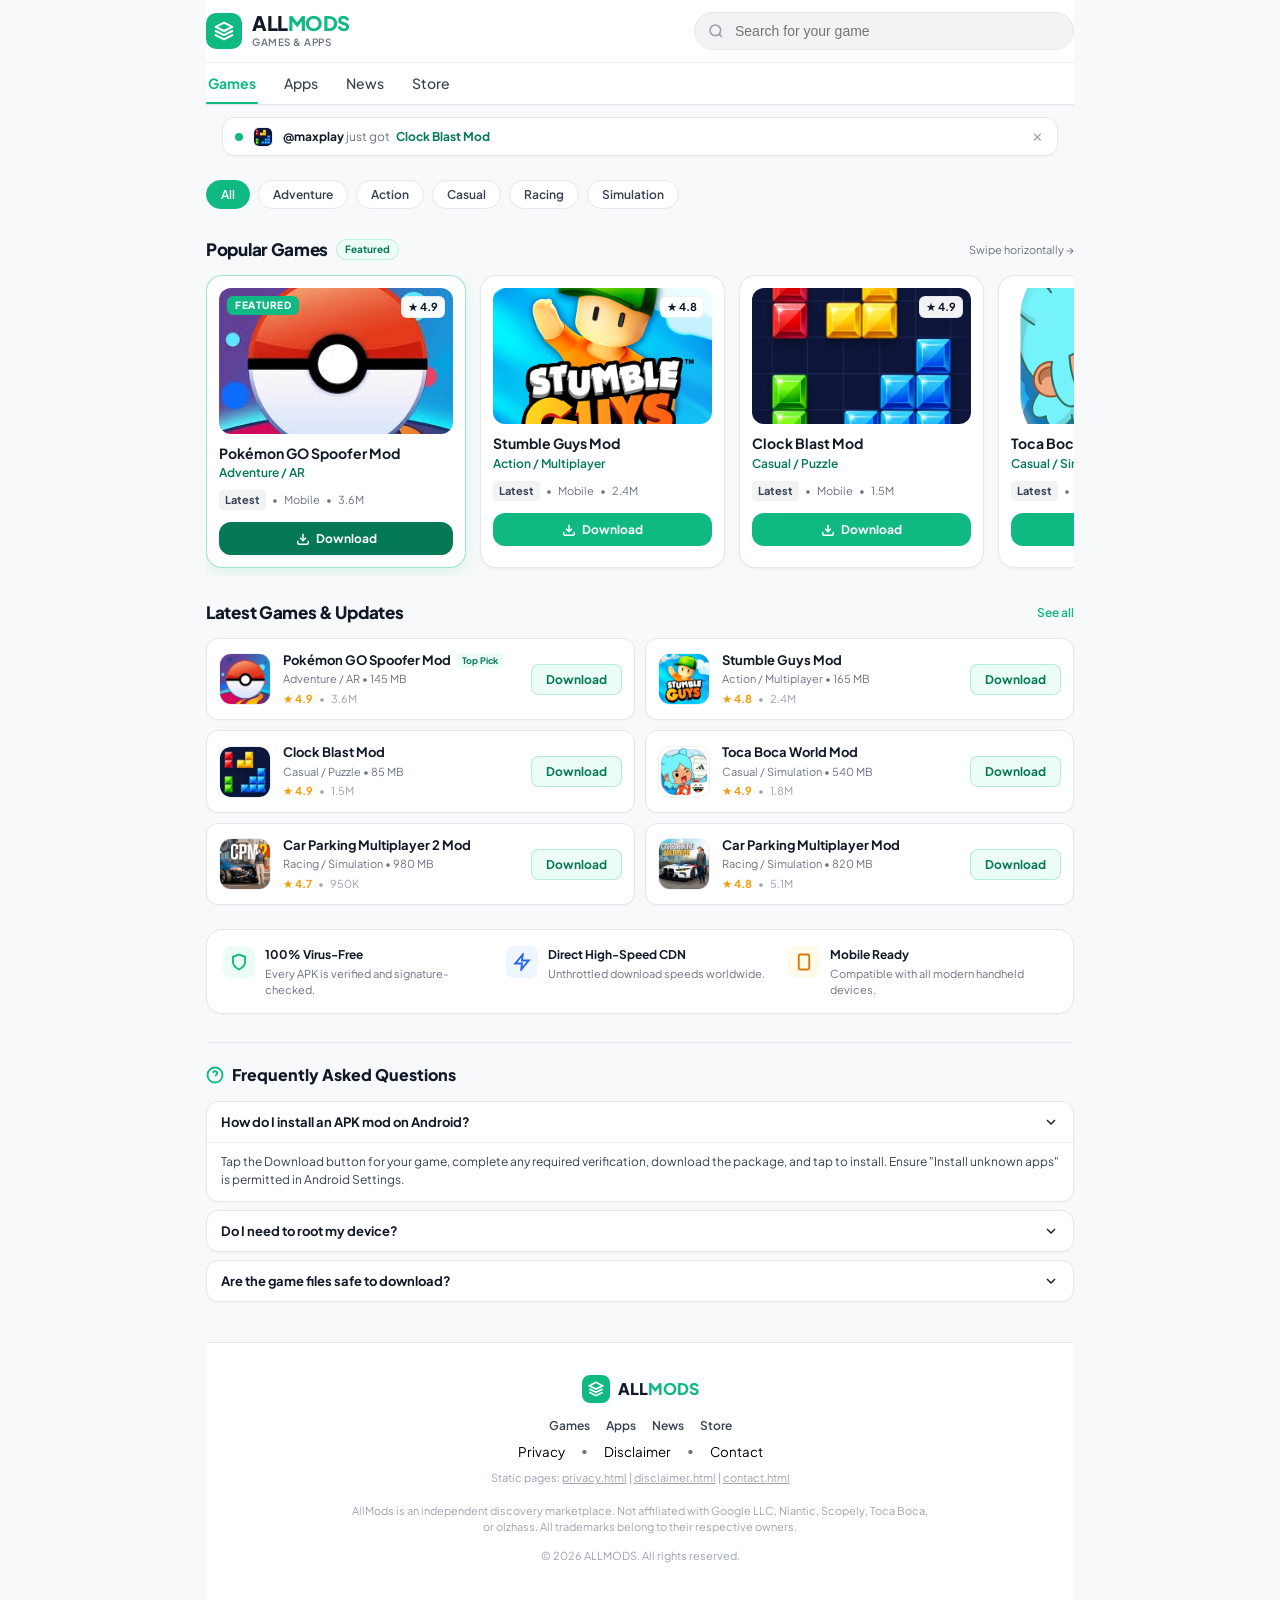
<file: index.html>
<!doctype html>
<html lang="en">
  <head>
    <meta charset="UTF-8" />
    <meta name="viewport" content="width=device-width, initial-scale=1.0, maximum-scale=1.0, user-scalable=no, viewport-fit=cover" />
    <title>AllMods - Professional Games & Mobile Apps Marketplace</title>
    <meta name="description" content="Professional games and mobile apps marketplace with verified mods and fast downloads." />
    <meta property="og:title" content="AllMods - Professional Games & Mobile Apps Marketplace" />
    <meta property="og:description" content="Professional games and mobile apps marketplace with verified mods and fast downloads." />
    <meta property="og:type" content="website" />
    <meta name="twitter:card" content="summary_large_image" />
    <meta name="theme-color" content="#ffffff" />

    <!-- Google Fonts -->
    <link rel="preconnect" href="https://fonts.googleapis.com">
    <link rel="preconnect" href="https://fonts.gstatic.com" crossorigin>
    <link href="https://fonts.googleapis.com/css2?family=Plus+Jakarta+Sans:wght@400;500;600;700;800;900&display=swap" rel="stylesheet">

    <!-- Standalone Theme Stylesheet -->
    <link rel="stylesheet" href="./style.css" />
  </head>
  <body>
    <!-- Root Container (Hydrated by React in dev/build, or pure static HTML on GitHub Pages) -->
    <div id="root">
      <div class="app-container">
        <!-- Site Header -->
        <header class="site-header">
          <div class="header-top">
            <a href="./index.html" class="brand-logo" id="header-brand-logo">
              <div class="brand-icon">
                <svg width="20" height="20" viewBox="0 0 24 24" fill="none" stroke="currentColor" stroke-width="2.5" stroke-linecap="round" stroke-linejoin="round">
                  <polygon points="12 2 2 7 12 12 22 7 12 2"></polygon>
                  <polyline points="2 17 12 22 22 17"></polyline>
                  <polyline points="2 12 12 17 22 12"></polyline>
                </svg>
              </div>
              <div class="brand-text">
                <span class="brand-name">ALL<span>MODS</span></span>
                <span class="brand-tag">Games & Apps</span>
              </div>
            </a>

            <!-- Desktop Search Bar -->
            <div class="search-wrapper desktop-search">
              <span class="search-icon-left">
                <svg width="16" height="16" viewBox="0 0 24 24" fill="none" stroke="currentColor" stroke-width="2.5"><circle cx="11" cy="11" r="8"/><line x1="21" y1="21" x2="16.65" y2="16.65"/></svg>
              </span>
              <input
                type="text"
                class="market-search-input"
                placeholder="Search for your game"
              />
            </div>
          </div>

          <!-- Mobile Search Bar -->
          <div class="mobile-search-row">
            <div class="search-wrapper">
              <span class="search-icon-left">
                <svg width="16" height="16" viewBox="0 0 24 24" fill="none" stroke="currentColor" stroke-width="2.5"><circle cx="11" cy="11" r="8"/><line x1="21" y1="21" x2="16.65" y2="16.65"/></svg>
              </span>
              <input
                type="text"
                class="market-search-input"
                placeholder="Search for your game"
              />
            </div>
          </div>

          <!-- Navigation Menu: Games | Apps | News | Store -->
          <nav class="main-nav" aria-label="Marketplace Navigation">
            <a href="#games" class="nav-link active">Games</a>
            <a href="#apps" class="nav-link">Apps</a>
            <a href="#news" class="nav-link">News</a>
            <a href="#store" class="nav-link">Store</a>
          </nav>
        </header>

        <!-- Top Notification Chip -->
        <div class="top-notification-container" id="top-notification-chip">
          <div class="top-notification-box">
            <div class="top-notif-left">
              <span class="notif-pulse-dot"></span>
              <img src="assets/images/pogo.jpg" alt="" class="toast-img" />
              <div>
                <span class="toast-user">@jhonn_doe</span>
                <span style="color: #6b7280;">just got</span>
                <span class="toast-game">Pokémon GO Spoofer</span>
              </div>
            </div>
            <button id="dismiss-top-notification-btn" class="dismiss-btn" aria-label="Dismiss">✕</button>
          </div>
        </div>

        <!-- Main Content -->
        <main style="padding-top: 10px;">
          <!-- Category Filters -->
          <div class="category-row" id="category-filters-container">
            <button class="cat-btn active" data-category="All">All</button>
            <button class="cat-btn" data-category="Adventure">Adventure</button>
            <button class="cat-btn" data-category="Action">Action</button>
            <button class="cat-btn" data-category="Casual">Casual</button>
            <button class="cat-btn" data-category="Racing">Racing</button>
            <button class="cat-btn" data-category="Simulation">Simulation</button>
          </div>

          <!-- Section 1: Popular Games (Horizontal Scrollable Row) -->
          <section id="popular-games-section" style="margin-top: 14px;">
            <div class="section-header">
              <div class="section-title-wrap">
                <h2 class="section-title">Popular Games</h2>
                <span class="section-badge">Featured</span>
              </div>
              <span style="font-size: 11px; color: #6b7280;">Swipe horizontally →</span>
            </div>

            <div class="games-scroll-row" id="popular-games-row">
              <!-- Rendered dynamically by script.js or React -->
            </div>
          </section>

          <!-- Section 2: Latest Games & Updates (APKPure-style list) -->
          <section id="latest-games-section" style="margin-top: 24px;">
            <div class="section-header">
              <div class="section-title-wrap">
                <h2 class="section-title">Latest Games & Updates</h2>
              </div>
              <span class="section-link">See all</span>
            </div>

            <div class="games-list-grid" id="latest-games-list">
              <!-- Rendered dynamically by script.js or React -->
            </div>
          </section>

          <!-- Trust Badges -->
          <div class="trust-badges-box">
            <div class="trust-item">
              <div class="trust-icon">
                <svg width="18" height="18" viewBox="0 0 24 24" fill="none" stroke="currentColor" stroke-width="2.5"><path d="M12 22s8-4 8-10V5l-8-3-8 3v7c0 6 8 10 8 10z"/></svg>
              </div>
              <div>
                <div class="trust-title">100% Virus-Free</div>
                <div class="trust-desc">Every APK is verified and signature-checked.</div>
              </div>
            </div>

            <div class="trust-item">
              <div class="trust-icon" style="color: #2563eb; background: #eff6ff;">
                <svg width="18" height="18" viewBox="0 0 24 24" fill="none" stroke="currentColor" stroke-width="2.5"><polygon points="13 2 3 14 12 14 11 22 21 10 12 10 13 2"/></svg>
              </div>
              <div>
                <div class="trust-title">Direct High-Speed CDN</div>
                <div class="trust-desc">Unthrottled download speeds worldwide.</div>
              </div>
            </div>

            <div class="trust-item">
              <div class="trust-icon" style="color: #d97706; background: #fffbeb;">
                <svg width="18" height="18" viewBox="0 0 24 24" fill="none" stroke="currentColor" stroke-width="2.5"><rect x="5" y="2" width="14" height="20" rx="2" ry="2"/><line x1="12" y1="18" x2="12.01" y2="18"/></svg>
              </div>
              <div>
                <div class="trust-title">Mobile Ready</div>
                <div class="trust-desc">Compatible with all modern handheld devices.</div>
              </div>
            </div>
          </div>

          <!-- FAQ Accordion -->
          <section class="faq-section" id="faq">
            <div class="faq-title-wrap">
              <svg width="18" height="18" viewBox="0 0 24 24" fill="none" stroke="currentColor" stroke-width="2.5" style="color: #10b981;"><circle cx="12" cy="12" r="10"/><path d="M9.09 9a3 3 0 0 1 5.83 1c0 2-3 3-3 3"/><line x1="12" y1="17" x2="12.01" y2="17"/></svg>
              <h3 class="faq-main-title">Frequently Asked Questions</h3>
            </div>
            <div class="faq-list">
              <div class="faq-item open">
                <button class="faq-item-btn">
                  <span>How do I install an APK mod on Android?</span>
                  <svg width="16" height="16" viewBox="0 0 24 24" fill="none" stroke="currentColor" stroke-width="2"><polyline points="6 9 12 15 18 9"/></svg>
                </button>
                <div class="faq-answer">
                  Tap the Download button for your game, complete any required verification, download the package, and tap to install. Ensure "Install unknown apps" is permitted in Android Settings.
                </div>
              </div>

              <div class="faq-item">
                <button class="faq-item-btn">
                  <span>Do I need to root my device?</span>
                  <svg width="16" height="16" viewBox="0 0 24 24" fill="none" stroke="currentColor" stroke-width="2"><polyline points="6 9 12 15 18 9"/></svg>
                </button>
                <div class="faq-answer">
                  No root is required. All packages on AllMods are non-root versions engineered to work out of the box on standard Android devices.
                </div>
              </div>

              <div class="faq-item">
                <button class="faq-item-btn">
                  <span>Are the game files safe to download?</span>
                  <svg width="16" height="16" viewBox="0 0 24 24" fill="none" stroke="currentColor" stroke-width="2"><polyline points="6 9 12 15 18 9"/></svg>
                </button>
                <div class="faq-answer">
                  Yes, each game release is analyzed against standard security databases to ensure no malicious scripts or telemetry trackers are included.
                </div>
              </div>
            </div>
          </section>
        </main>

        <!-- Footer -->
        <footer class="site-footer">
          <div style="display: flex; align-items: center; justify-content: center; gap: 8px;">
            <div style="width: 28px; height: 28px; border-radius: 8px; background: #10b981; display: flex; align-items: center; justify-content: center; color: #fff;">
              <svg width="16" height="16" viewBox="0 0 24 24" fill="none" stroke="currentColor" stroke-width="2.5"><polygon points="12 2 2 7 12 12 22 7 12 2"/><polyline points="2 17 12 22 22 17"/><polyline points="2 12 12 17 22 12"/></svg>
            </div>
            <span style="font-size: 16px; font-weight: 900; color: #111827;">ALL<span style="color: #10b981;">MODS</span></span>
          </div>

          <div class="footer-nav-row">
            <a href="#games">Games</a>
            <a href="#apps">Apps</a>
            <a href="#news">News</a>
            <a href="#store">Store</a>
          </div>

          <div class="footer-nav-row" style="margin-top: 8px; font-size: 11px; color: #6b7280;">
            <button onclick="openLegalModal('privacy')">Privacy</button>
            <span>•</span>
            <button onclick="openLegalModal('disclaimer')">Disclaimer</button>
            <span>•</span>
            <button onclick="openLegalModal('contact')">Contact</button>
          </div>

          <div style="margin-top: 10px; font-size: 11px; color: #9ca3af;">
            <span>Static pages: </span>
            <a href="privacy.html" style="text-decoration: underline;">privacy.html</a> |
            <a href="disclaimer.html" style="text-decoration: underline;">disclaimer.html</a> |
            <a href="contact.html" style="text-decoration: underline;">contact.html</a>
          </div>

          <p class="footer-disclaimer-text">
            AllMods is an independent discovery marketplace. Not affiliated with Google LLC, Niantic, Scopely, Toca Boca, or olzhass. All trademarks belong to their respective owners.
          </p>

          <p style="margin-top: 12px; font-size: 11px; color: #9ca3af;">
            © 2026 ALLMODS. All rights reserved.
          </p>
        </footer>

        <!-- Legal Modal Dialog -->
        <div id="legal-modal" class="modal-overlay">
          <div class="modal-dialog">
            <div class="modal-header">
              <span class="modal-title">Legal Information</span>
              <button onclick="closeLegalModal()" style="font-size: 18px; color: #9ca3af;">✕</button>
            </div>
            <div class="modal-tabs">
              <button class="modal-tab-btn active" data-tab="disclaimer" onclick="switchLegalTab('disclaimer')">Disclaimer</button>
              <button class="modal-tab-btn" data-tab="privacy" onclick="switchLegalTab('privacy')">Privacy</button>
              <button class="modal-tab-btn" data-tab="contact" onclick="switchLegalTab('contact')">Contact</button>
            </div>
            <div class="modal-body">
              <div id="modal-content-disclaimer" class="modal-tab-content">
                <p><strong>Non-Affiliation Notice:</strong> AllMods is an independent indexing portal and is not associated with Niantic, Scopely, Toca Boca, or olzhass. All product names and registered trademarks are property of their respective owners.</p>
              </div>
              <div id="modal-content-privacy" class="modal-tab-content" style="display: none;">
                <p><strong>Privacy:</strong> We respect your privacy. We do not store personal contact information or payment credentials. Client-side local storage is used solely to record game selections.</p>
              </div>
              <div id="modal-content-contact" class="modal-tab-content" style="display: none;">
                <p><strong>Contact Desk:</strong> For catalog inquiries and DMCA requests, contact <strong>support@allmods.site</strong>.</p>
              </div>
            </div>
          </div>
        </div>
      </div>
    </div>

    <!-- Pure Static JavaScript for GitHub Pages & Offline Execution -->
    <script type="module" src="./script.js"></script>

    <!-- React Bundler Script Entry (Vite build / dev mode) -->
    <script type="module" src="/src/main.tsx"></script>
  </body>
</html>
</file>
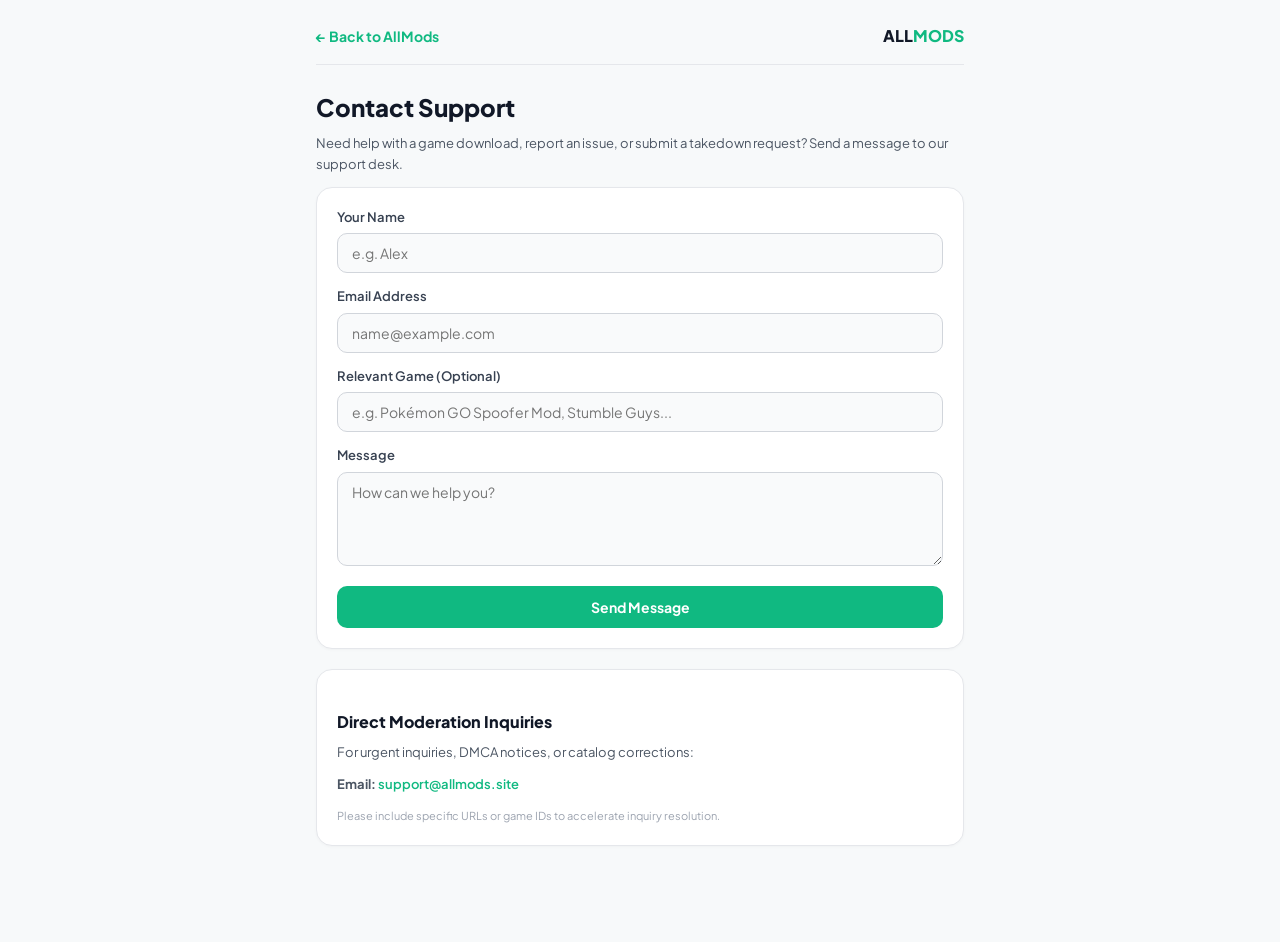
<file: contact.html>
<!DOCTYPE html>
<html lang="en">
<head>
  <meta charset="UTF-8">
  <meta name="viewport" content="width=device-width, initial-scale=1.0, maximum-scale=1.0, user-scalable=no, viewport-fit=cover">
  <title>Contact Support - AllMods</title>
  <link rel="stylesheet" href="style.css">
  <link rel="preconnect" href="https://fonts.googleapis.com">
  <link rel="preconnect" href="https://fonts.gstatic.com" crossorigin>
  <link href="https://fonts.googleapis.com/css2?family=Plus+Jakarta+Sans:wght@400;500;600;700;800;900&display=swap" rel="stylesheet">
  <style>
    body { background-color: #f7f9fa; color: #111827; font-family: 'Plus Jakarta Sans', sans-serif; margin: 0; padding: 0; }
    .container { max-width: 680px; margin: 0 auto; padding: 24px 16px 80px; }
    .header-bar { display: flex; align-items: center; justify-content: space-between; padding-bottom: 16px; border-bottom: 1px solid #e5e7eb; margin-bottom: 24px; }
    .back-btn { display: inline-flex; align-items: center; gap: 6px; color: #10b981; text-decoration: none; font-weight: 700; font-size: 14px; }
    h1 { font-size: 24px; font-weight: 900; color: #111827; margin: 0 0 8px; }
    h2 { font-size: 16px; font-weight: 800; color: #111827; margin: 20px 0 8px; }
    p { font-size: 13px; line-height: 1.6; color: #4b5563; margin: 0 0 12px; }
    .card { background: #ffffff; border: 1px solid #e5e7eb; border-radius: 16px; padding: 20px; margin-bottom: 16px; box-shadow: 0 1px 3px rgba(0,0,0,0.03); }
    .form-group { margin-bottom: 14px; }
    label { display: block; font-size: 13px; font-weight: 600; color: #374151; margin-bottom: 6px; }
    input, textarea { width: 100%; box-sizing: border-box; background: #f9fafb; border: 1px solid #d1d5db; border-radius: 10px; padding: 10px 14px; font-size: 14px; color: #111827; font-family: inherit; }
    input:focus, textarea:focus { outline: none; background: #ffffff; border-color: #10b981; box-shadow: 0 0 0 3px rgba(16, 185, 129, 0.15); }
    .submit-btn { width: 100%; background: #10b981; color: #ffffff; border: none; padding: 12px; border-radius: 10px; font-size: 14px; font-weight: 700; cursor: pointer; transition: background-color 0.15s ease; }
    .submit-btn:hover { background: #059669; }
    .success-msg { display: none; padding: 12px; background: #ecfdf5; border: 1px solid #a7f3d0; border-radius: 10px; color: #065f46; font-size: 13px; text-align: center; margin-top: 14px; }
  </style>
</head>
<body>
  <div class="container">
    <div class="header-bar">
      <a href="index.html" class="back-btn">← Back to AllMods</a>
      <span style="font-weight: 900; color: #111827;">ALL<span style="color: #10b981;">MODS</span></span>
    </div>

    <h1>Contact Support</h1>
    <p>Need help with a game download, report an issue, or submit a takedown request? Send a message to our support desk.</p>

    <div class="card">
      <form id="contact-form" onsubmit="event.preventDefault(); document.getElementById('contact-success').style.display='block';">
        <div class="form-group">
          <label for="name">Your Name</label>
          <input type="text" id="name" placeholder="e.g. Alex" required>
        </div>

        <div class="form-group">
          <label for="email">Email Address</label>
          <input type="email" id="email" placeholder="name@example.com" required>
        </div>

        <div class="form-group">
          <label for="game">Relevant Game (Optional)</label>
          <input type="text" id="game" placeholder="e.g. Pokémon GO Spoofer Mod, Stumble Guys...">
        </div>

        <div class="form-group">
          <label for="message">Message</label>
          <textarea id="message" rows="4" placeholder="How can we help you?" required></textarea>
        </div>

        <button type="submit" class="submit-btn">Send Message</button>
        <div id="contact-success" class="success-msg">
          ✓ Your message has been received! Our support moderation desk will respond within 24–48 hours.
        </div>
      </form>
    </div>

    <div class="card" style="margin-top: 20px;">
      <h2>Direct Moderation Inquiries</h2>
      <p>For urgent inquiries, DMCA notices, or catalog corrections:</p>
      <p><strong>Email:</strong> <span style="color: #10b981; font-weight: 600;">support@allmods.site</span></p>
      <p style="font-size: 11px; color: #9ca3af; margin-bottom: 0;">Please include specific URLs or game IDs to accelerate inquiry resolution.</p>
    </div>
  </div>
</body>
</html>
</file>
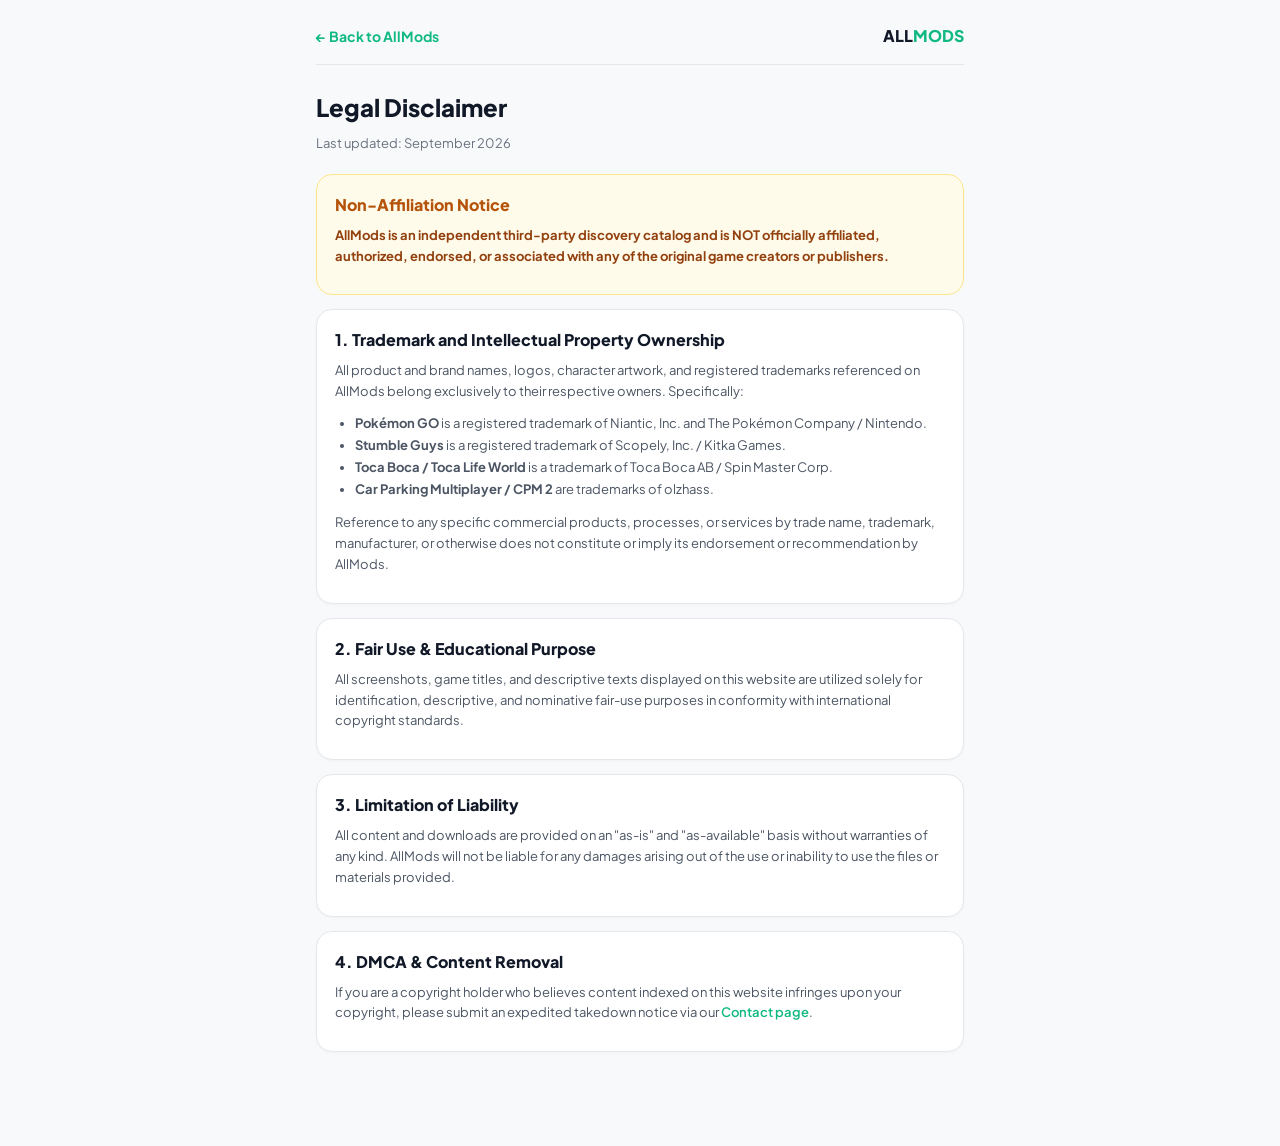
<file: disclaimer.html>
<!DOCTYPE html>
<html lang="en">
<head>
  <meta charset="UTF-8">
  <meta name="viewport" content="width=device-width, initial-scale=1.0, maximum-scale=1.0, user-scalable=no, viewport-fit=cover">
  <title>Legal Disclaimer & Trademark Notice - AllMods</title>
  <link rel="stylesheet" href="style.css">
  <link rel="preconnect" href="https://fonts.googleapis.com">
  <link rel="preconnect" href="https://fonts.gstatic.com" crossorigin>
  <link href="https://fonts.googleapis.com/css2?family=Plus+Jakarta+Sans:wght@400;500;600;700;800;900&display=swap" rel="stylesheet">
  <style>
    body { background-color: #f7f9fa; color: #111827; font-family: 'Plus Jakarta Sans', sans-serif; margin: 0; padding: 0; }
    .container { max-width: 680px; margin: 0 auto; padding: 24px 16px 80px; }
    .header-bar { display: flex; align-items: center; justify-content: space-between; padding-bottom: 16px; border-bottom: 1px solid #e5e7eb; margin-bottom: 24px; }
    .back-btn { display: inline-flex; align-items: center; gap: 6px; color: #10b981; text-decoration: none; font-weight: 700; font-size: 14px; }
    h1 { font-size: 24px; font-weight: 900; color: #111827; margin: 0 0 8px; }
    h2 { font-size: 16px; font-weight: 800; color: #111827; margin: 0 0 8px; }
    p { font-size: 13px; line-height: 1.6; color: #4b5563; margin: 0 0 10px; }
    .card { background: #ffffff; border: 1px solid #e5e7eb; border-radius: 16px; padding: 18px; margin-bottom: 14px; box-shadow: 0 1px 3px rgba(0,0,0,0.03); }
    .warning-card { background: #fffbeb; border: 1px solid #fde68a; border-radius: 16px; padding: 18px; margin-bottom: 14px; }
  </style>
</head>
<body>
  <div class="container">
    <div class="header-bar">
      <a href="index.html" class="back-btn">← Back to AllMods</a>
      <span style="font-weight: 900; color: #111827;">ALL<span style="color: #10b981;">MODS</span></span>
    </div>

    <h1>Legal Disclaimer</h1>
    <p style="color: #6b7280; margin-bottom: 20px;">Last updated: September 2026</p>

    <div class="warning-card">
      <h2 style="color: #b45309; margin-top: 0;">Non-Affiliation Notice</h2>
      <p style="color: #92400e;"><strong>AllMods is an independent third-party discovery catalog and is NOT officially affiliated, authorized, endorsed, or associated with any of the original game creators or publishers.</strong></p>
    </div>

    <div class="card">
      <h2>1. Trademark and Intellectual Property Ownership</h2>
      <p>All product and brand names, logos, character artwork, and registered trademarks referenced on AllMods belong exclusively to their respective owners. Specifically:</p>
      <ul style="color: #4b5563; font-size: 13px; line-height: 1.7; padding-left: 20px; margin-bottom: 12px;">
        <li><strong>Pokémon GO</strong> is a registered trademark of Niantic, Inc. and The Pokémon Company / Nintendo.</li>
        <li><strong>Stumble Guys</strong> is a registered trademark of Scopely, Inc. / Kitka Games.</li>
        <li><strong>Toca Boca / Toca Life World</strong> is a trademark of Toca Boca AB / Spin Master Corp.</li>
        <li><strong>Car Parking Multiplayer / CPM 2</strong> are trademarks of olzhass.</li>
      </ul>
      <p>Reference to any specific commercial products, processes, or services by trade name, trademark, manufacturer, or otherwise does not constitute or imply its endorsement or recommendation by AllMods.</p>
    </div>

    <div class="card">
      <h2>2. Fair Use & Educational Purpose</h2>
      <p>All screenshots, game titles, and descriptive texts displayed on this website are utilized solely for identification, descriptive, and nominative fair-use purposes in conformity with international copyright standards.</p>
    </div>

    <div class="card">
      <h2>3. Limitation of Liability</h2>
      <p>All content and downloads are provided on an "as-is" and "as-available" basis without warranties of any kind. AllMods will not be liable for any damages arising out of the use or inability to use the files or materials provided.</p>
    </div>

    <div class="card">
      <h2>4. DMCA & Content Removal</h2>
      <p>If you are a copyright holder who believes content indexed on this website infringes upon your copyright, please submit an expedited takedown notice via our <a href="contact.html" style="color: #10b981; font-weight: 600;">Contact page</a>.</p>
    </div>
  </div>
</body>
</html>
</file>
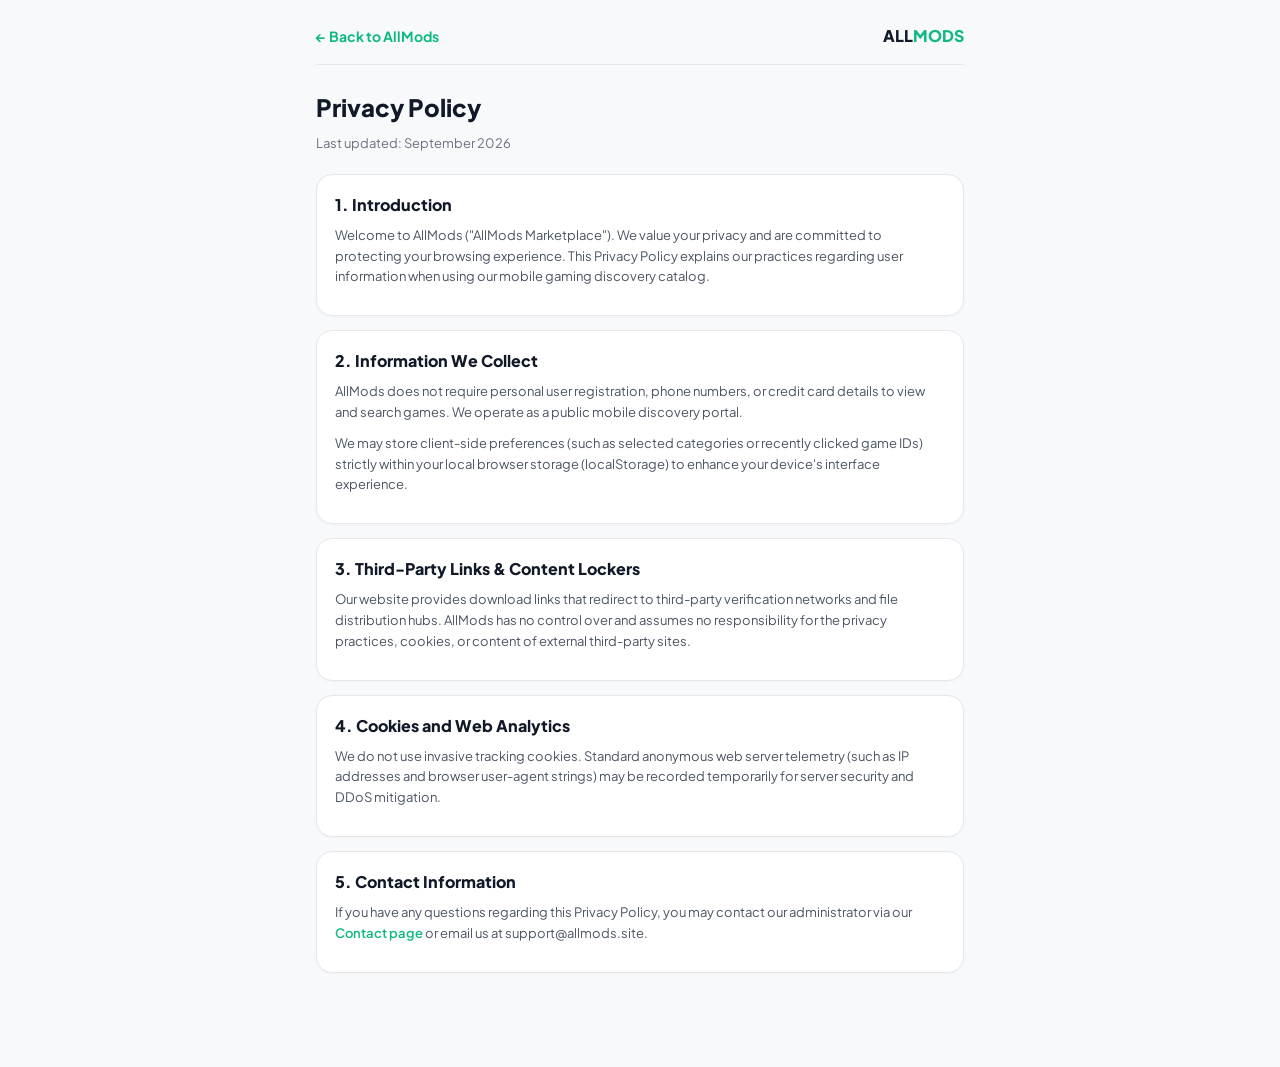
<file: privacy.html>
<!DOCTYPE html>
<html lang="en">
<head>
  <meta charset="UTF-8">
  <meta name="viewport" content="width=device-width, initial-scale=1.0, maximum-scale=1.0, user-scalable=no, viewport-fit=cover">
  <title>Privacy Policy - AllMods</title>
  <link rel="stylesheet" href="style.css">
  <link rel="preconnect" href="https://fonts.googleapis.com">
  <link rel="preconnect" href="https://fonts.gstatic.com" crossorigin>
  <link href="https://fonts.googleapis.com/css2?family=Plus+Jakarta+Sans:wght@400;500;600;700;800;900&display=swap" rel="stylesheet">
  <style>
    body { background-color: #f7f9fa; color: #111827; font-family: 'Plus Jakarta Sans', sans-serif; margin: 0; padding: 0; }
    .container { max-width: 680px; margin: 0 auto; padding: 24px 16px 80px; }
    .header-bar { display: flex; align-items: center; justify-content: space-between; padding-bottom: 16px; border-bottom: 1px solid #e5e7eb; margin-bottom: 24px; }
    .back-btn { display: inline-flex; align-items: center; gap: 6px; color: #10b981; text-decoration: none; font-weight: 700; font-size: 14px; }
    h1 { font-size: 24px; font-weight: 900; color: #111827; margin: 0 0 8px; }
    h2 { font-size: 16px; font-weight: 800; color: #111827; margin: 0 0 8px; }
    p { font-size: 13px; line-height: 1.6; color: #4b5563; margin: 0 0 10px; }
    .card { background: #ffffff; border: 1px solid #e5e7eb; border-radius: 16px; padding: 18px; margin-bottom: 14px; box-shadow: 0 1px 3px rgba(0,0,0,0.03); }
  </style>
</head>
<body>
  <div class="container">
    <div class="header-bar">
      <a href="index.html" class="back-btn">← Back to AllMods</a>
      <span style="font-weight: 900; color: #111827;">ALL<span style="color: #10b981;">MODS</span></span>
    </div>

    <h1>Privacy Policy</h1>
    <p style="color: #6b7280; margin-bottom: 20px;">Last updated: September 2026</p>

    <div class="card">
      <h2>1. Introduction</h2>
      <p>Welcome to AllMods ("AllMods Marketplace"). We value your privacy and are committed to protecting your browsing experience. This Privacy Policy explains our practices regarding user information when using our mobile gaming discovery catalog.</p>
    </div>

    <div class="card">
      <h2>2. Information We Collect</h2>
      <p>AllMods does not require personal user registration, phone numbers, or credit card details to view and search games. We operate as a public mobile discovery portal.</p>
      <p>We may store client-side preferences (such as selected categories or recently clicked game IDs) strictly within your local browser storage (localStorage) to enhance your device's interface experience.</p>
    </div>

    <div class="card">
      <h2>3. Third-Party Links & Content Lockers</h2>
      <p>Our website provides download links that redirect to third-party verification networks and file distribution hubs. AllMods has no control over and assumes no responsibility for the privacy practices, cookies, or content of external third-party sites.</p>
    </div>

    <div class="card">
      <h2>4. Cookies and Web Analytics</h2>
      <p>We do not use invasive tracking cookies. Standard anonymous web server telemetry (such as IP addresses and browser user-agent strings) may be recorded temporarily for server security and DDoS mitigation.</p>
    </div>

    <div class="card">
      <h2>5. Contact Information</h2>
      <p>If you have any questions regarding this Privacy Policy, you may contact our administrator via our <a href="contact.html" style="color: #10b981; font-weight: 600;">Contact page</a> or email us at support@allmods.site.</p>
    </div>
  </div>
</body>
</html>
</file>
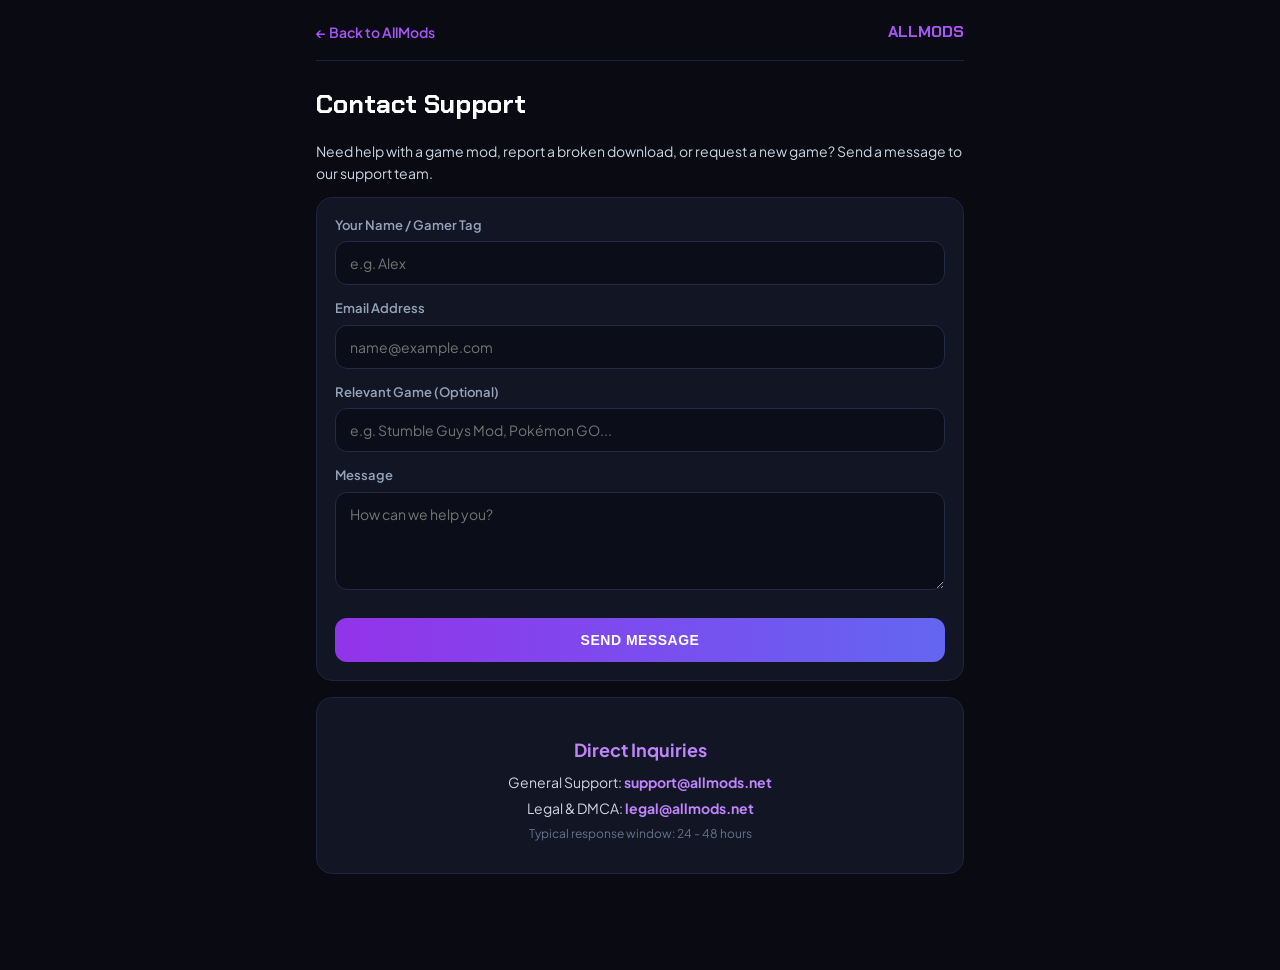
<file: public/contact.html>
<!DOCTYPE html>
<html lang="en">
<head>
  <meta charset="UTF-8">
  <meta name="viewport" content="width=device-width, initial-scale=1.0, maximum-scale=1.0, user-scalable=no, viewport-fit=cover">
  <title>Contact Support - AllMods</title>
  <link rel="stylesheet" href="style.css">
  <link rel="preconnect" href="https://fonts.googleapis.com">
  <link rel="preconnect" href="https://fonts.gstatic.com" crossorigin>
  <link href="https://fonts.googleapis.com/css2?family=Chakra+Petch:wght@600;700&family=Plus+Jakarta+Sans:wght@400;500;600;700&display=swap" rel="stylesheet">
  <style>
    body { background-color: #090a12; color: #e2e8f0; font-family: 'Plus Jakarta Sans', sans-serif; margin: 0; padding: 0; }
    .container { max-width: 680px; margin: 0 auto; padding: 20px 16px 80px; }
    .header-bar { display: flex; align-items: center; justify-content: space-between; padding-bottom: 16px; border-bottom: 1px solid #1e2238; margin-bottom: 24px; }
    .back-btn { display: inline-flex; align-items: center; gap: 6px; color: #a855f7; text-decoration: none; font-weight: 600; font-size: 14px; }
    h1 { font-family: 'Chakra Petch', sans-serif; font-size: 26px; color: #ffffff; margin: 0 0 16px; }
    h2 { font-size: 18px; color: #c084fc; margin: 20px 0 8px; }
    p { font-size: 14px; line-height: 1.6; color: #cbd5e1; margin: 0 0 12px; }
    .card { background: #121524; border: 1px solid #1e2540; border-radius: 16px; padding: 18px; margin-bottom: 16px; }
    .form-group { margin-bottom: 14px; }
    label { display: block; font-size: 13px; font-weight: 600; color: #94a3b8; margin-bottom: 6px; }
    input, textarea { width: 100%; box-sizing: border-box; background: #0b0d18; border: 1px solid #232a48; border-radius: 12px; padding: 12px 14px; font-size: 14px; color: #ffffff; font-family: inherit; }
    input:focus, textarea:focus { outline: none; border-color: #a855f7; box-shadow: 0 0 0 2px rgba(168, 85, 247, 0.2); }
    .submit-btn { width: 100%; background: linear-gradient(90deg, #9333ea, #6366f1); color: #ffffff; border: none; padding: 14px; border-radius: 12px; font-size: 14px; font-weight: 700; cursor: pointer; text-transform: uppercase; letter-spacing: 0.5px; margin-top: 8px; }
    .submit-btn:hover { background: linear-gradient(90deg, #a855f7, #4f46e5); }
    .success-msg { display: none; padding: 12px; background: rgba(16, 185, 129, 0.15); border: 1px solid #10b981; border-radius: 12px; color: #34d399; font-size: 13px; text-align: center; margin-top: 14px; }
  </style>
</head>
<body>
  <div class="container">
    <div class="header-bar">
      <a href="index.html" class="back-btn">← Back to AllMods</a>
      <span style="font-family: 'Chakra Petch', sans-serif; font-weight: bold; color: #a855f7;">ALLMODS</span>
    </div>

    <h1>Contact Support</h1>
    <p>Need help with a game mod, report a broken download, or request a new game? Send a message to our support team.</p>

    <div class="card">
      <form id="contact-form" onsubmit="event.preventDefault(); document.getElementById('contact-success').style.display='block';">
        <div class="form-group">
          <label for="name">Your Name / Gamer Tag</label>
          <input type="text" id="name" placeholder="e.g. Alex" required>
        </div>

        <div class="form-group">
          <label for="email">Email Address</label>
          <input type="email" id="email" placeholder="name@example.com" required>
        </div>

        <div class="form-group">
          <label for="game">Relevant Game (Optional)</label>
          <input type="text" id="game" placeholder="e.g. Stumble Guys Mod, Pokémon GO...">
        </div>

        <div class="form-group">
          <label for="message">Message</label>
          <textarea id="message" rows="4" placeholder="How can we help you?" required></textarea>
        </div>

        <button type="submit" class="submit-btn">Send Message</button>
        <div id="contact-success" class="success-msg">Thank you! Your message has been received. Our team will review your inquiry.</div>
      </form>
    </div>

    <div class="card" style="text-align: center;">
      <h2>Direct Inquiries</h2>
      <p style="margin-bottom: 4px;">General Support: <strong style="color: #c084fc;">support@allmods.net</strong></p>
      <p style="margin-bottom: 4px;">Legal & DMCA: <strong style="color: #c084fc;">legal@allmods.net</strong></p>
      <p style="font-size: 12px; color: #64748b;">Typical response window: 24 - 48 hours</p>
    </div>
  </div>
</body>
</html>
</file>
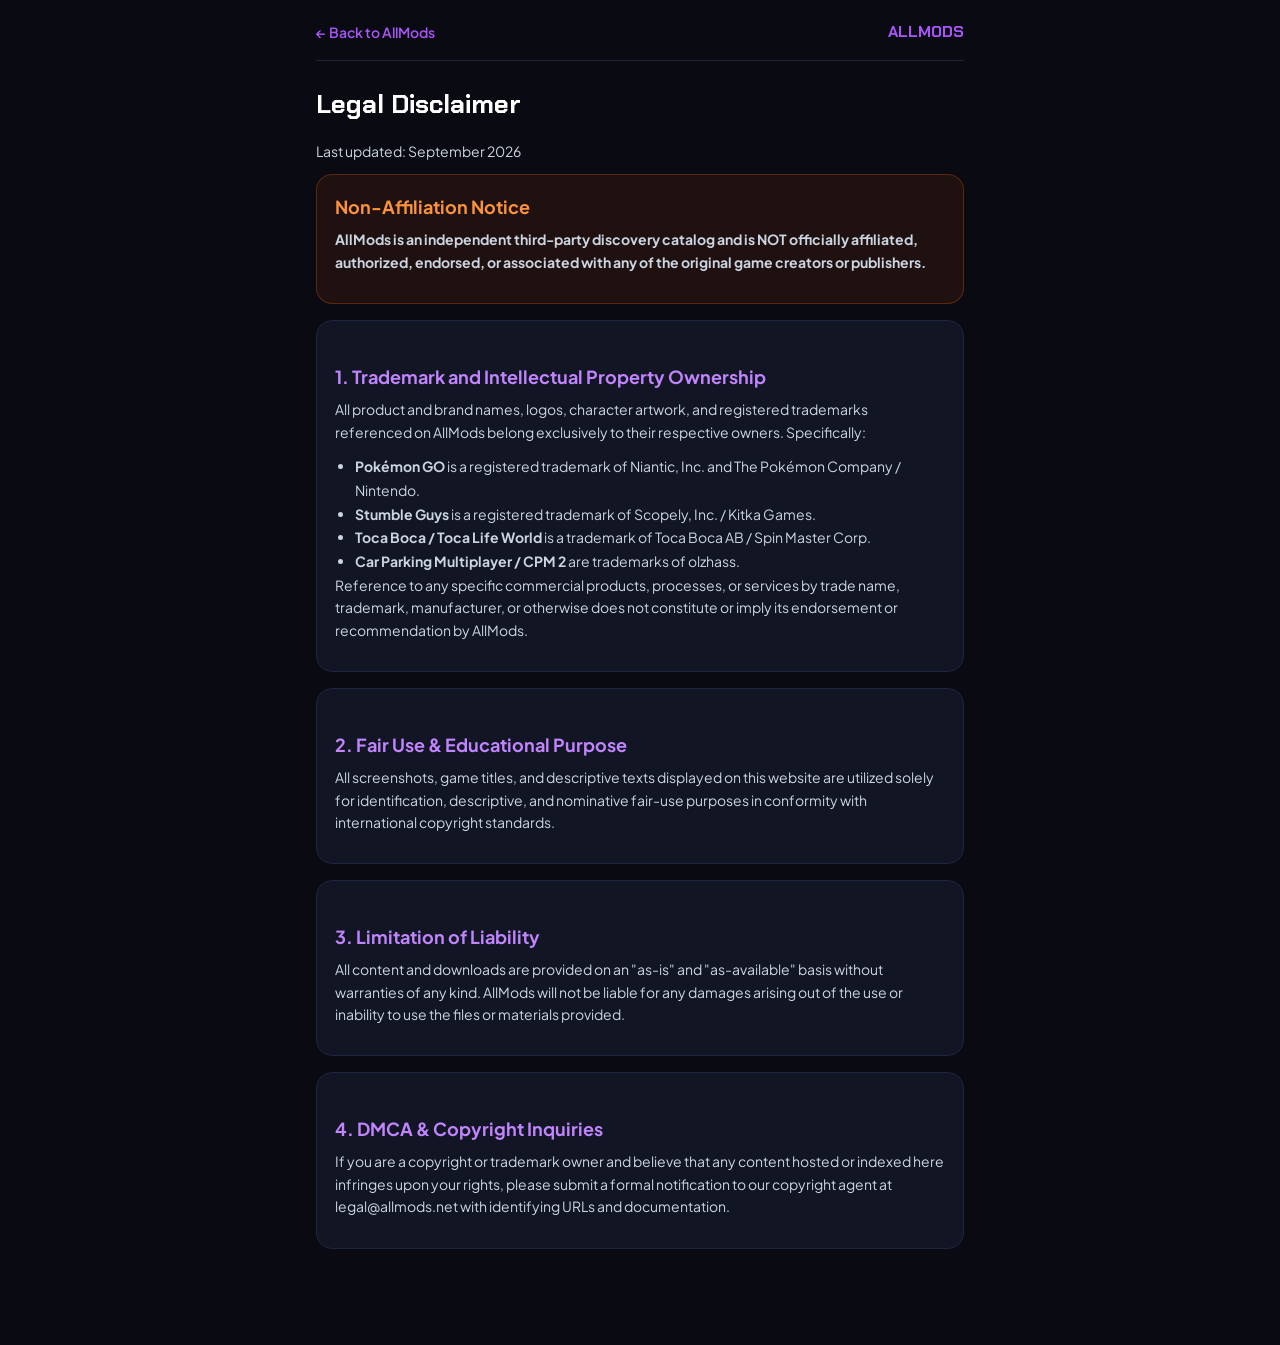
<file: public/disclaimer.html>
<!DOCTYPE html>
<html lang="en">
<head>
  <meta charset="UTF-8">
  <meta name="viewport" content="width=device-width, initial-scale=1.0, maximum-scale=1.0, user-scalable=no, viewport-fit=cover">
  <title>Legal Disclaimer & Trademark Notice - AllMods</title>
  <link rel="stylesheet" href="style.css">
  <link rel="preconnect" href="https://fonts.googleapis.com">
  <link rel="preconnect" href="https://fonts.gstatic.com" crossorigin>
  <link href="https://fonts.googleapis.com/css2?family=Chakra+Petch:wght@600;700&family=Plus+Jakarta+Sans:wght@400;500;600;700&display=swap" rel="stylesheet">
  <style>
    body { background-color: #090a12; color: #e2e8f0; font-family: 'Plus Jakarta Sans', sans-serif; margin: 0; padding: 0; }
    .container { max-width: 680px; margin: 0 auto; padding: 20px 16px 80px; }
    .header-bar { display: flex; align-items: center; justify-content: space-between; padding-bottom: 16px; border-bottom: 1px solid #1e2238; margin-bottom: 24px; }
    .back-btn { display: inline-flex; align-items: center; gap: 6px; color: #a855f7; text-decoration: none; font-weight: 600; font-size: 14px; }
    h1 { font-family: 'Chakra Petch', sans-serif; font-size: 26px; color: #ffffff; margin: 0 0 16px; }
    h2 { font-size: 18px; color: #c084fc; margin: 24px 0 8px; }
    p { font-size: 14px; line-height: 1.6; color: #cbd5e1; margin: 0 0 12px; }
    .card { background: #121524; border: 1px solid #1e2540; border-radius: 16px; padding: 18px; margin-bottom: 16px; }
    .warning-card { background: rgba(234, 88, 12, 0.1); border: 1px solid rgba(234, 88, 12, 0.3); border-radius: 16px; padding: 18px; margin-bottom: 16px; }
  </style>
</head>
<body>
  <div class="container">
    <div class="header-bar">
      <a href="index.html" class="back-btn">← Back to AllMods</a>
      <span style="font-family: 'Chakra Petch', sans-serif; font-weight: bold; color: #a855f7;">ALLMODS</span>
    </div>

    <h1>Legal Disclaimer</h1>
    <p>Last updated: September 2026</p>

    <div class="warning-card">
      <h2 style="color: #fb923c; margin-top: 0;">Non-Affiliation Notice</h2>
      <p><strong>AllMods is an independent third-party discovery catalog and is NOT officially affiliated, authorized, endorsed, or associated with any of the original game creators or publishers.</strong></p>
    </div>

    <div class="card">
      <h2>1. Trademark and Intellectual Property Ownership</h2>
      <p>All product and brand names, logos, character artwork, and registered trademarks referenced on AllMods belong exclusively to their respective owners. Specifically:</p>
      <ul style="color: #cbd5e1; font-size: 14px; line-height: 1.7; padding-left: 20px;">
        <li><strong>Pokémon GO</strong> is a registered trademark of Niantic, Inc. and The Pokémon Company / Nintendo.</li>
        <li><strong>Stumble Guys</strong> is a registered trademark of Scopely, Inc. / Kitka Games.</li>
        <li><strong>Toca Boca / Toca Life World</strong> is a trademark of Toca Boca AB / Spin Master Corp.</li>
        <li><strong>Car Parking Multiplayer / CPM 2</strong> are trademarks of olzhass.</li>
      </ul>
      <p>Reference to any specific commercial products, processes, or services by trade name, trademark, manufacturer, or otherwise does not constitute or imply its endorsement or recommendation by AllMods.</p>
    </div>

    <div class="card">
      <h2>2. Fair Use & Educational Purpose</h2>
      <p>All screenshots, game titles, and descriptive texts displayed on this website are utilized solely for identification, descriptive, and nominative fair-use purposes in conformity with international copyright standards.</p>
    </div>

    <div class="card">
      <h2>3. Limitation of Liability</h2>
      <p>All content and downloads are provided on an "as-is" and "as-available" basis without warranties of any kind. AllMods will not be liable for any damages arising out of the use or inability to use the files or materials provided.</p>
    </div>

    <div class="card">
      <h2>4. DMCA & Copyright Inquiries</h2>
      <p>If you are a copyright or trademark owner and believe that any content hosted or indexed here infringes upon your rights, please submit a formal notification to our copyright agent at legal@allmods.net with identifying URLs and documentation.</p>
    </div>
  </div>
</body>
</html>
</file>
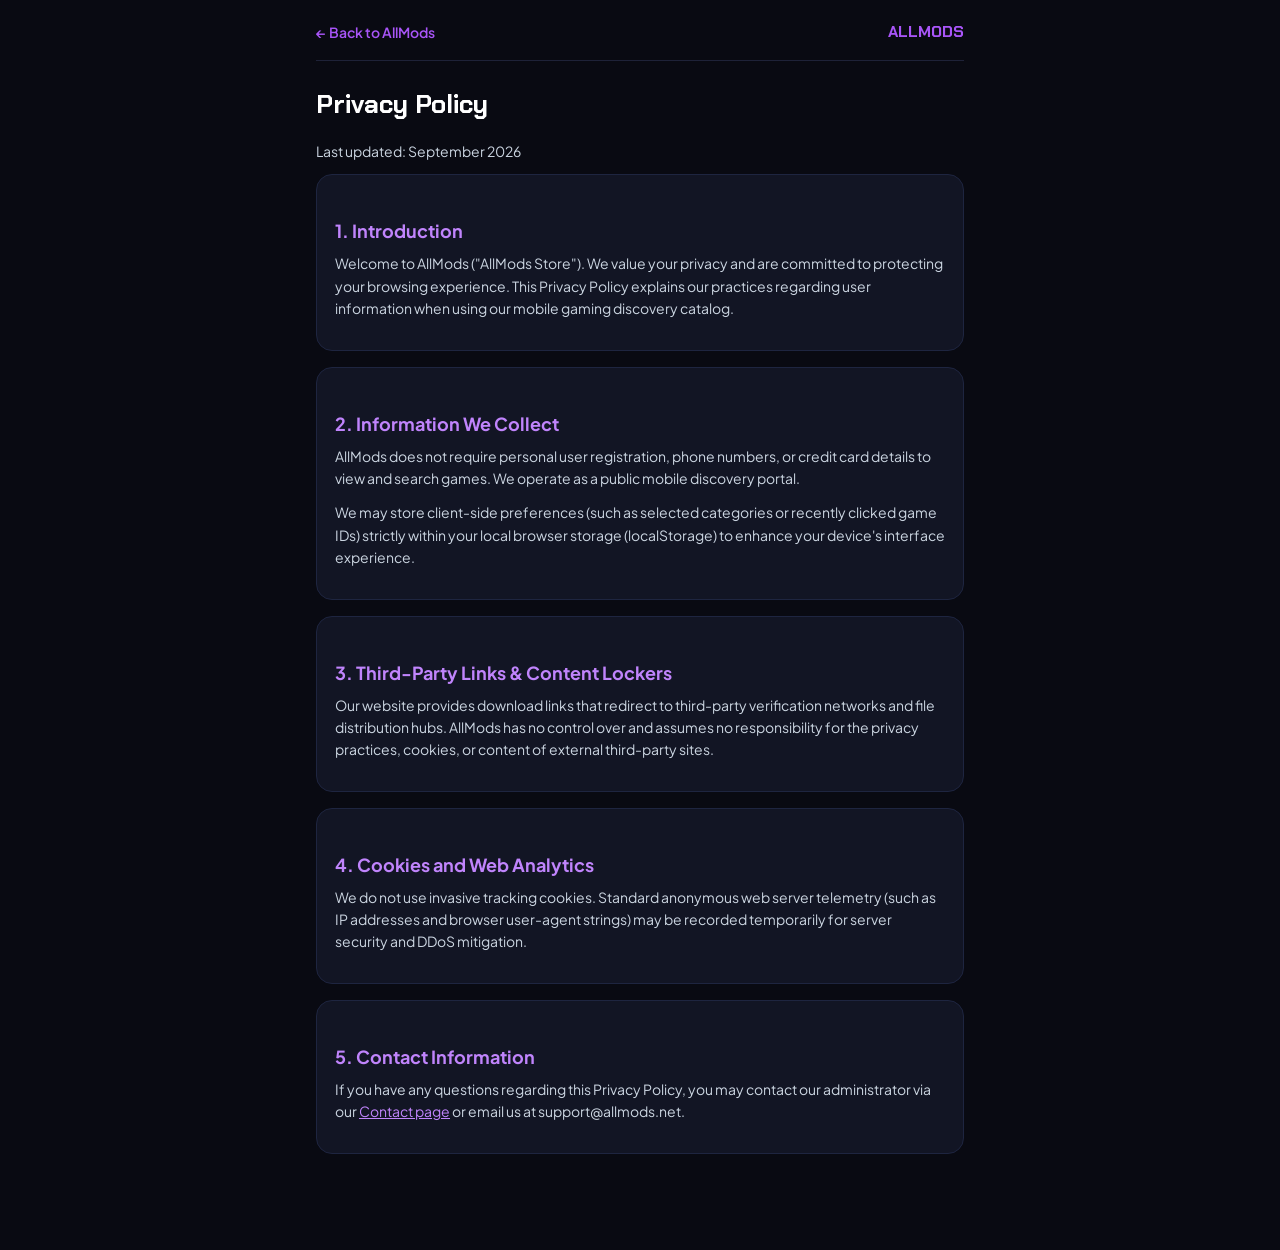
<file: public/privacy.html>
<!DOCTYPE html>
<html lang="en">
<head>
  <meta charset="UTF-8">
  <meta name="viewport" content="width=device-width, initial-scale=1.0, maximum-scale=1.0, user-scalable=no, viewport-fit=cover">
  <title>Privacy Policy - AllMods</title>
  <link rel="stylesheet" href="style.css">
  <link rel="preconnect" href="https://fonts.googleapis.com">
  <link rel="preconnect" href="https://fonts.gstatic.com" crossorigin>
  <link href="https://fonts.googleapis.com/css2?family=Chakra+Petch:wght@600;700&family=Plus+Jakarta+Sans:wght@400;500;600;700&display=swap" rel="stylesheet">
  <style>
    body { background-color: #090a12; color: #e2e8f0; font-family: 'Plus Jakarta Sans', sans-serif; margin: 0; padding: 0; }
    .container { max-width: 680px; margin: 0 auto; padding: 20px 16px 80px; }
    .header-bar { display: flex; align-items: center; justify-content: space-between; padding-bottom: 16px; border-bottom: 1px solid #1e2238; margin-bottom: 24px; }
    .back-btn { display: inline-flex; align-items: center; gap: 6px; color: #a855f7; text-decoration: none; font-weight: 600; font-size: 14px; }
    h1 { font-family: 'Chakra Petch', sans-serif; font-size: 26px; color: #ffffff; margin: 0 0 16px; }
    h2 { font-size: 18px; color: #c084fc; margin: 24px 0 8px; }
    p { font-size: 14px; line-height: 1.6; color: #cbd5e1; margin: 0 0 12px; }
    .card { background: #121524; border: 1px solid #1e2540; border-radius: 16px; padding: 18px; margin-bottom: 16px; }
  </style>
</head>
<body>
  <div class="container">
    <div class="header-bar">
      <a href="index.html" class="back-btn">← Back to AllMods</a>
      <span style="font-family: 'Chakra Petch', sans-serif; font-weight: bold; color: #a855f7;">ALLMODS</span>
    </div>

    <h1>Privacy Policy</h1>
    <p>Last updated: September 2026</p>

    <div class="card">
      <h2>1. Introduction</h2>
      <p>Welcome to AllMods ("AllMods Store"). We value your privacy and are committed to protecting your browsing experience. This Privacy Policy explains our practices regarding user information when using our mobile gaming discovery catalog.</p>
    </div>

    <div class="card">
      <h2>2. Information We Collect</h2>
      <p>AllMods does not require personal user registration, phone numbers, or credit card details to view and search games. We operate as a public mobile discovery portal.</p>
      <p>We may store client-side preferences (such as selected categories or recently clicked game IDs) strictly within your local browser storage (localStorage) to enhance your device's interface experience.</p>
    </div>

    <div class="card">
      <h2>3. Third-Party Links & Content Lockers</h2>
      <p>Our website provides download links that redirect to third-party verification networks and file distribution hubs. AllMods has no control over and assumes no responsibility for the privacy practices, cookies, or content of external third-party sites.</p>
    </div>

    <div class="card">
      <h2>4. Cookies and Web Analytics</h2>
      <p>We do not use invasive tracking cookies. Standard anonymous web server telemetry (such as IP addresses and browser user-agent strings) may be recorded temporarily for server security and DDoS mitigation.</p>
    </div>

    <div class="card">
      <h2>5. Contact Information</h2>
      <p>If you have any questions regarding this Privacy Policy, you may contact our administrator via our <a href="contact.html" style="color: #c084fc;">Contact page</a> or email us at support@allmods.net.</p>
    </div>
  </div>
</body>
</html>
</file>
<file: style.css>
/* ==========================================================================
   ALLMODS - Professional Android APK & Game Mod Marketplace
   Clean White Theme • Mobile-First Responsive Stylesheet
   ========================================================================== */

:root {
  --bg-main: #f7f9fa;
  --bg-white: #ffffff;
  --bg-subtle: #f1f3f5;
  --border-color: #e5e7eb;
  --border-subtle: #edf0f2;
  --emerald-primary: #10b981;
  --emerald-hover: #059669;
  --emerald-dark: #047857;
  --emerald-light: #ecfdf5;
  --emerald-text: #047857;
  --text-main: #111827;
  --text-secondary: #374151;
  --text-muted: #6b7280;
  --text-light: #9ca3af;
  --font-main: 'Plus Jakarta Sans', system-ui, -apple-system, BlinkMacSystemFont, 'Segoe UI', Roboto, sans-serif;
  --radius-sm: 8px;
  --radius-md: 12px;
  --radius-lg: 16px;
  --radius-xl: 20px;
  --shadow-xs: 0 1px 2px rgba(0, 0, 0, 0.03);
  --shadow-sm: 0 1px 3px rgba(0, 0, 0, 0.05);
  --shadow-md: 0 4px 12px rgba(0, 0, 0, 0.06);
}

* {
  box-sizing: border-box;
  margin: 0;
  padding: 0;
  -webkit-tap-highlight-color: transparent;
}

body {
  background-color: var(--bg-main);
  color: var(--text-main);
  font-family: var(--font-main);
  line-height: 1.5;
  min-height: 100vh;
  overflow-x: hidden;
}

a {
  color: inherit;
  text-decoration: none;
}

button {
  cursor: pointer;
  font-family: inherit;
  border: none;
  background: none;
}

/* Container */
.app-container {
  width: 100%;
  max-width: 900px;
  margin: 0 auto;
  padding: 0 16px;
}

/* ==========================================================================
   HEADER
   ========================================================================== */
.site-header {
  position: sticky;
  top: 0;
  z-index: 40;
  background: var(--bg-white);
  border-bottom: 1px solid var(--border-color);
  box-shadow: var(--shadow-xs);
  padding: 12px 0 0 0;
}

.header-top {
  display: flex;
  align-items: center;
  justify-content: space-between;
  gap: 16px;
}

.brand-logo {
  display: flex;
  align-items: center;
  gap: 10px;
  text-decoration: none;
}

.brand-icon {
  width: 36px;
  height: 36px;
  border-radius: 10px;
  background-color: var(--emerald-primary);
  display: flex;
  align-items: center;
  justify-content: center;
  color: #ffffff;
}

.brand-text {
  display: flex;
  flex-direction: column;
}

.brand-name {
  font-size: 20px;
  font-weight: 900;
  letter-spacing: -0.5px;
  color: var(--text-main);
  line-height: 1;
}

.brand-name span {
  color: var(--emerald-primary);
}

.brand-tag {
  font-size: 10px;
  font-weight: 600;
  text-transform: uppercase;
  letter-spacing: 0.5px;
  color: var(--text-muted);
  margin-top: 2px;
}

/* Search bar */
.search-wrapper {
  position: relative;
  display: flex;
  align-items: center;
  width: 100%;
}

.desktop-search {
  max-width: 380px;
  display: none;
}

@media (min-width: 640px) {
  .desktop-search {
    display: flex;
  }
  .mobile-search-row {
    display: none;
  }
}

.mobile-search-row {
  margin-top: 10px;
}

.search-icon-left {
  position: absolute;
  left: 14px;
  color: var(--text-light);
  pointer-events: none;
  display: flex;
  align-items: center;
}

.market-search-input {
  width: 100%;
  padding: 10px 14px 10px 40px;
  font-size: 14px;
  background-color: var(--bg-subtle);
  border: 1px solid var(--border-color);
  border-radius: 9999px;
  color: var(--text-main);
  outline: none;
  transition: all 0.15s ease;
}

.market-search-input:focus {
  background-color: #ffffff;
  border-color: var(--emerald-primary);
  box-shadow: 0 0 0 3px rgba(16, 185, 129, 0.15);
}

/* Navigation Menu */
.main-nav {
  display: flex;
  align-items: center;
  gap: 24px;
  margin-top: 12px;
  border-top: 1px solid var(--border-subtle);
  overflow-x: auto;
  scrollbar-width: none;
}

.main-nav::-webkit-scrollbar {
  display: none;
}

.nav-link {
  position: relative;
  padding: 10px 2px;
  font-size: 14px;
  font-weight: 500;
  color: var(--text-secondary);
  white-space: nowrap;
  transition: color 0.15s ease;
}

.nav-link.active {
  color: var(--emerald-primary);
  font-weight: 700;
}

.nav-link.active::after {
  content: '';
  position: absolute;
  bottom: 0;
  left: 0;
  right: 0;
  height: 2px;
  background-color: var(--emerald-primary);
  border-radius: 2px;
}

/* ==========================================================================
   TOP NOTIFICATION (CHIP TICKER)
   ========================================================================== */
.top-notification-container {
  width: 100%;
  max-width: 900px;
  margin: 12px auto 6px auto;
  padding: 0 16px;
  transition: opacity 0.3s ease;
}

.top-notification-container.notif-hidden {
  opacity: 0;
  pointer-events: none;
}

.top-notification-box {
  display: flex;
  align-items: center;
  justify-content: space-between;
  gap: 10px;
  background: #ffffff;
  border: 1px solid var(--border-color);
  border-radius: var(--radius-md);
  padding: 8px 12px;
  box-shadow: var(--shadow-xs);
  font-size: 12px;
  color: var(--text-secondary);
}

.top-notif-left {
  display: flex;
  align-items: center;
  gap: 10px;
  overflow: hidden;
  text-overflow: ellipsis;
  white-space: nowrap;
}

.notif-pulse-dot {
  width: 8px;
  height: 8px;
  border-radius: 50%;
  background-color: var(--emerald-primary);
  flex-shrink: 0;
}

.toast-img {
  width: 20px;
  height: 20px;
  border-radius: 6px;
  object-fit: cover;
  flex-shrink: 0;
  border: 1px solid var(--border-subtle);
}

.toast-user {
  font-weight: 700;
  color: var(--text-main);
}

.toast-game {
  font-weight: 700;
  color: var(--emerald-text);
  margin-left: 4px;
}

.dismiss-btn {
  color: var(--text-light);
  padding: 2px;
  border-radius: 4px;
}

.dismiss-btn:hover {
  color: var(--text-main);
  background-color: var(--bg-subtle);
}

/* ==========================================================================
   CATEGORIES PILLS
   ========================================================================== */
.category-row {
  display: flex;
  align-items: center;
  gap: 8px;
  overflow-x: auto;
  padding: 8px 0 14px 0;
  scrollbar-width: none;
}

.category-row::-webkit-scrollbar {
  display: none;
}

.cat-btn {
  flex-shrink: 0;
  padding: 6px 14px;
  font-size: 12px;
  font-weight: 600;
  border-radius: 9999px;
  background: #ffffff;
  border: 1px solid var(--border-color);
  color: var(--text-secondary);
  transition: all 0.15s ease;
}

.cat-btn:hover {
  background: var(--bg-subtle);
  border-color: #d1d5db;
}

.cat-btn.active {
  background: var(--emerald-primary);
  border-color: var(--emerald-primary);
  color: #ffffff;
}

/* ==========================================================================
   SECTION HEADERS
   ========================================================================== */
.section-header {
  display: flex;
  align-items: center;
  justify-content: space-between;
  margin-bottom: 12px;
}

.section-title-wrap {
  display: flex;
  align-items: center;
  gap: 8px;
}

.section-title {
  font-size: 17px;
  font-weight: 900;
  color: var(--text-main);
  letter-spacing: -0.3px;
}

.section-badge {
  font-size: 10px;
  font-weight: 700;
  color: var(--emerald-text);
  background: var(--emerald-light);
  border: 1px solid rgba(16, 185, 129, 0.2);
  padding: 2px 8px;
  border-radius: 9999px;
}

.section-link {
  font-size: 12px;
  font-weight: 600;
  color: var(--emerald-primary);
}

/* ==========================================================================
   HORIZONTAL POPULAR GAMES ROW
   ========================================================================== */
.games-scroll-row {
  display: flex;
  gap: 14px;
  overflow-x: auto;
  scroll-snap-type: x mandatory;
  padding-bottom: 8px;
  scrollbar-width: none;
}

.games-scroll-row::-webkit-scrollbar {
  display: none;
}

/* Game Card */
.game-card {
  flex-shrink: 0;
  scroll-snap-align: start;
  width: 230px;
  background: #ffffff;
  border: 1px solid var(--border-color);
  border-radius: var(--radius-lg);
  padding: 12px;
  box-shadow: var(--shadow-sm);
  display: flex;
  flex-direction: column;
  justify-content: space-between;
  transition: all 0.2s ease;
}

@media (min-width: 640px) {
  .game-card {
    width: 245px;
  }
}

.game-card.featured {
  width: 240px;
  border-color: rgba(16, 185, 129, 0.4);
  box-shadow: 0 4px 14px rgba(16, 185, 129, 0.12);
}

@media (min-width: 640px) {
  .game-card.featured {
    width: 260px;
  }
}

.game-card:hover {
  box-shadow: var(--shadow-md);
  border-color: #d1d5db;
}

.game-image-wrap {
  position: relative;
  width: 100%;
  aspect-ratio: 16 / 10;
  border-radius: var(--radius-md);
  overflow: hidden;
  background-color: var(--bg-subtle);
}

.game-img {
  width: 100%;
  height: 100%;
  object-fit: cover;
  transition: transform 0.3s ease;
}

.game-card:hover .game-img {
  transform: scale(1.03);
}

.featured-badge {
  position: absolute;
  top: 8px;
  left: 8px;
  background-color: var(--emerald-primary);
  color: #ffffff;
  font-size: 10px;
  font-weight: 800;
  text-transform: uppercase;
  letter-spacing: 0.5px;
  padding: 2px 8px;
  border-radius: 6px;
}

.rating-badge {
  position: absolute;
  top: 8px;
  right: 8px;
  background: rgba(255, 255, 255, 0.95);
  font-size: 11px;
  font-weight: 700;
  color: var(--text-main);
  padding: 2px 6px;
  border-radius: 6px;
  border: 1px solid rgba(0, 0, 0, 0.05);
}

.game-card-body {
  margin-top: 10px;
  display: flex;
  flex-direction: column;
  flex: 1;
}

.game-title {
  font-size: 14px;
  font-weight: 700;
  color: var(--text-main);
  line-height: 1.3;
  display: -webkit-box;
  -webkit-line-clamp: 1;
  -webkit-box-orient: vertical;
  overflow: hidden;
}

.game-category {
  font-size: 12px;
  font-weight: 600;
  color: var(--emerald-text);
  margin-top: 2px;
}

.game-meta-row {
  display: flex;
  align-items: center;
  gap: 6px;
  font-size: 11px;
  color: var(--text-muted);
  margin-top: 8px;
}

.version-pill {
  background: var(--bg-subtle);
  padding: 2px 6px;
  border-radius: 4px;
  font-weight: 700;
  color: var(--text-secondary);
}

.download-btn {
  margin-top: 12px;
  width: 100%;
  padding: 9px 12px;
  background-color: var(--emerald-primary);
  color: #ffffff;
  font-size: 12px;
  font-weight: 700;
  border-radius: var(--radius-md);
  display: flex;
  align-items: center;
  justify-content: center;
  gap: 6px;
  transition: background-color 0.15s ease, transform 0.1s ease;
  box-shadow: var(--shadow-xs);
}

.download-btn:hover {
  background-color: var(--emerald-hover);
}

.download-btn:active {
  background-color: var(--emerald-dark);
  transform: scale(0.98);
}

.download-btn.btn-featured {
  background-color: var(--emerald-dark);
}

.download-btn.btn-featured:hover {
  background-color: #03654a;
}

/* ==========================================================================
   LATEST GAMES LIST VIEW (APKPURE STYLE)
   ========================================================================== */
.games-list-grid {
  display: grid;
  grid-template-columns: 1fr;
  gap: 10px;
}

@media (min-width: 640px) {
  .games-list-grid {
    grid-template-columns: 1fr 1fr;
  }
}

.game-list-item {
  background: #ffffff;
  border: 1px solid var(--border-color);
  border-radius: var(--radius-md);
  padding: 12px;
  display: flex;
  align-items: center;
  justify-content: space-between;
  gap: 12px;
  box-shadow: var(--shadow-xs);
  transition: border-color 0.15s ease;
}

.game-list-item:hover {
  border-color: #d1d5db;
}

.list-item-left {
  display: flex;
  align-items: center;
  gap: 12px;
  min-width: 0;
  flex: 1;
}

.list-thumb {
  width: 52px;
  height: 52px;
  border-radius: var(--radius-md);
  object-fit: cover;
  background-color: var(--bg-subtle);
  border: 1px solid var(--border-subtle);
  flex-shrink: 0;
}

.list-details {
  min-width: 0;
  flex: 1;
}

.list-title-row {
  display: flex;
  align-items: center;
  gap: 6px;
}

.list-title {
  font-size: 13px;
  font-weight: 700;
  color: var(--text-main);
  white-space: nowrap;
  overflow: hidden;
  text-overflow: ellipsis;
}

.list-badge {
  font-size: 9px;
  font-weight: 700;
  color: var(--emerald-text);
  background: var(--emerald-light);
  padding: 1px 5px;
  border-radius: 4px;
  flex-shrink: 0;
}

.list-category {
  font-size: 11px;
  color: var(--text-muted);
  white-space: nowrap;
  overflow: hidden;
  text-overflow: ellipsis;
  margin-top: 1px;
}

.list-stats {
  display: flex;
  align-items: center;
  gap: 6px;
  font-size: 11px;
  color: var(--text-light);
  margin-top: 3px;
}

.list-star {
  color: #f59e0b;
  font-weight: 700;
}

.list-download-btn {
  padding: 7px 14px;
  font-size: 12px;
  font-weight: 700;
  border-radius: var(--radius-sm);
  background: var(--emerald-light);
  color: var(--emerald-text);
  border: 1px solid rgba(16, 185, 129, 0.25);
  white-space: nowrap;
  transition: all 0.15s ease;
  flex-shrink: 0;
}

.list-download-btn:hover {
  background: var(--emerald-primary);
  color: #ffffff;
}

/* ==========================================================================
   MARKETPLACE TRUST BADGES
   ========================================================================== */
.trust-badges-box {
  margin-top: 24px;
  background: #ffffff;
  border: 1px solid var(--border-color);
  border-radius: var(--radius-lg);
  padding: 16px;
  display: grid;
  grid-template-columns: 1fr;
  gap: 14px;
  box-shadow: var(--shadow-xs);
}

@media (min-width: 640px) {
  .trust-badges-box {
    grid-template-columns: 1fr 1fr 1fr;
  }
}

.trust-item {
  display: flex;
  align-items: flex-start;
  gap: 10px;
}

.trust-icon {
  width: 32px;
  height: 32px;
  border-radius: 8px;
  background-color: var(--emerald-light);
  color: var(--emerald-primary);
  display: flex;
  align-items: center;
  justify-content: center;
  flex-shrink: 0;
}

.trust-title {
  font-size: 12px;
  font-weight: 700;
  color: var(--text-main);
}

.trust-desc {
  font-size: 11px;
  color: var(--text-muted);
  margin-top: 2px;
  line-height: 1.4;
}

/* ==========================================================================
   FAQ SECTION
   ========================================================================== */
.faq-section {
  margin-top: 28px;
  border-top: 1px solid var(--border-color);
  padding-top: 20px;
}

.faq-title-wrap {
  display: flex;
  align-items: center;
  gap: 8px;
  margin-bottom: 14px;
}

.faq-main-title {
  font-size: 16px;
  font-weight: 800;
  color: var(--text-main);
}

.faq-list {
  display: flex;
  flex-direction: column;
  gap: 8px;
}

.faq-item {
  background: #ffffff;
  border: 1px solid var(--border-color);
  border-radius: var(--radius-md);
  overflow: hidden;
  box-shadow: var(--shadow-xs);
}

.faq-item-btn {
  width: 100%;
  display: flex;
  align-items: center;
  justify-content: space-between;
  padding: 12px 14px;
  text-align: left;
  font-size: 13px;
  font-weight: 700;
  color: var(--text-main);
}

.faq-answer {
  display: none;
  padding: 0 14px 12px 14px;
  font-size: 12px;
  color: var(--text-secondary);
  line-height: 1.5;
  border-top: 1px solid var(--border-subtle);
  padding-top: 10px;
}

.faq-item.open .faq-answer {
  display: block;
}

/* ==========================================================================
   FOOTER
   ========================================================================== */
.site-footer {
  margin-top: 40px;
  background: #ffffff;
  border-top: 1px solid var(--border-color);
  padding: 32px 16px 48px 16px;
  text-align: center;
  font-size: 12px;
  color: var(--text-muted);
}

.footer-nav-row {
  display: flex;
  align-items: center;
  justify-content: center;
  gap: 16px;
  margin-top: 14px;
  font-weight: 600;
  color: var(--text-secondary);
}

.footer-nav-row a:hover,
.footer-nav-row button:hover {
  color: var(--emerald-primary);
}

.footer-disclaimer-text {
  max-width: 580px;
  margin: 16px auto 0 auto;
  font-size: 11px;
  color: var(--text-light);
  line-height: 1.5;
}

/* ==========================================================================
   LEGAL MODAL
   ========================================================================== */
.modal-overlay {
  display: none;
  position: fixed;
  inset: 0;
  z-index: 50;
  background: rgba(0, 0, 0, 0.45);
  backdrop-filter: blur(2px);
  align-items: flex-end;
  justify-content: center;
}

@media (min-width: 640px) {
  .modal-overlay {
    align-items: center;
    padding: 16px;
  }
}

.modal-dialog {
  width: 100%;
  max-width: 520px;
  max-height: 85vh;
  background: #ffffff;
  border-radius: var(--radius-xl) var(--radius-xl) 0 0;
  box-shadow: 0 10px 25px rgba(0, 0, 0, 0.15);
  display: flex;
  flex-direction: column;
  overflow: hidden;
}

@media (min-width: 640px) {
  .modal-dialog {
    border-radius: var(--radius-xl);
  }
}

.modal-header {
  padding: 14px 16px;
  display: flex;
  align-items: center;
  justify-content: space-between;
  border-bottom: 1px solid var(--border-color);
  background: var(--bg-subtle);
}

.modal-title {
  font-size: 15px;
  font-weight: 800;
  color: var(--text-main);
}

.modal-tabs {
  display: grid;
  grid-template-columns: 1fr 1fr 1fr;
  border-bottom: 1px solid var(--border-color);
  background: var(--bg-subtle);
  font-size: 12px;
  font-weight: 700;
}

.modal-tab-btn {
  padding: 10px 0;
  color: var(--text-muted);
  border-bottom: 2px solid transparent;
}

.modal-tab-btn.active {
  color: var(--emerald-primary);
  background: #ffffff;
  border-bottom-color: var(--emerald-primary);
}

.modal-body {
  padding: 16px;
  overflow-y: auto;
  font-size: 12px;
  line-height: 1.6;
  color: var(--text-secondary);
}

.empty-search-state {
  width: 100%;
  padding: 32px 16px;
  text-align: center;
  background: #ffffff;
  border: 1px solid var(--border-color);
  border-radius: var(--radius-lg);
  font-size: 13px;
  color: var(--text-muted);
}

.btn-clear-empty {
  margin-top: 10px;
  padding: 6px 14px;
  border-radius: var(--radius-sm);
  background-color: var(--emerald-primary);
  color: #ffffff;
  font-weight: 700;
}
</file>
<file: public/style.css>
/* ==========================================================================
   ALLMODS - Mobile Gaming Discovery Theme
   High-performance, mobile-first responsive dark styles
   ========================================================================== */

:root {
  --bg-main: #090a12;
  --bg-card: #121524;
  --bg-card-secondary: #0d101c;
  --border-color: #1e2438;
  --border-glow: rgba(168, 85, 247, 0.4);
  --purple-primary: #9333ea;
  --purple-light: #c084fc;
  --indigo-accent: #6366f1;
  --cyan-accent: #06b6d4;
  --emerald-accent: #10b981;
  --text-main: #f8fafc;
  --text-muted: #94a3b8;
  --font-main: 'Plus Jakarta Sans', system-ui, -apple-system, sans-serif;
  --font-gaming: 'Chakra Petch', 'Plus Jakarta Sans', sans-serif;
}

* {
  box-sizing: border-box;
  margin: 0;
  padding: 0;
  -webkit-tap-highlight-color: transparent;
}

body {
  background-color: var(--bg-main);
  color: var(--text-main);
  font-family: var(--font-main);
  line-height: 1.5;
  min-height: 100vh;
  overflow-x: hidden;
  padding-bottom: 80px;
}

/* Typography */
.font-gaming {
  font-family: var(--font-gaming);
}

/* Container */
.app-container {
  width: 100%;
  max-width: 540px;
  margin: 0 auto;
  padding: 0 16px;
}

/* Header */
.site-header {
  position: sticky;
  top: 0;
  z-index: 40;
  background: rgba(9, 10, 18, 0.92);
  backdrop-filter: blur(12px);
  -webkit-backdrop-filter: blur(12px);
  border-bottom: 1px solid var(--border-color);
  padding: 12px 16px;
}

.header-inner {
  max-width: 540px;
  margin: 0 auto;
  display: flex;
  align-items: center;
  justify-content: space-between;
}

.brand-logo {
  display: flex;
  align-items: center;
  gap: 8px;
  text-decoration: none;
  color: #fff;
  font-family: var(--font-gaming);
  font-size: 20px;
  font-weight: 800;
  letter-spacing: 0.5px;
}

.brand-logo span {
  color: var(--purple-light);
}

/* Hero Section */
.hero-section {
  padding: 24px 0 16px;
  text-align: center;
  position: relative;
}

.hero-badge {
  display: inline-flex;
  align-items: center;
  gap: 6px;
  padding: 4px 12px;
  border-radius: 9999px;
  background: rgba(147, 51, 234, 0.15);
  border: 1px solid rgba(168, 85, 247, 0.3);
  color: var(--purple-light);
  font-size: 11px;
  font-weight: 700;
  text-transform: uppercase;
  letter-spacing: 0.5px;
  margin-bottom: 12px;
}

.hero-title {
  font-family: var(--font-gaming);
  font-size: 28px;
  font-weight: 800;
  line-height: 1.2;
  color: #ffffff;
  margin-bottom: 8px;
}

.hero-title span {
  background: linear-gradient(90deg, #c084fc, #818cf8, #38bdf8);
  -webkit-background-clip: text;
  -webkit-text-fill-color: transparent;
  display: block;
}

.hero-subtitle {
  font-size: 14px;
  color: var(--text-muted);
  max-width: 320px;
  margin: 0 auto 18px;
}

.hero-cta {
  display: block;
  width: 100%;
  max-width: 260px;
  margin: 0 auto;
  padding: 14px 20px;
  background: linear-gradient(90deg, #9333ea, #6366f1);
  color: #ffffff;
  font-family: var(--font-main);
  font-weight: 700;
  font-size: 14px;
  border-radius: 14px;
  border: none;
  cursor: pointer;
  box-shadow: 0 8px 24px rgba(147, 51, 234, 0.35);
  transition: transform 0.15s ease;
}

.hero-cta:active {
  transform: scale(0.98);
}

/* Search Bar */
.search-wrapper {
  margin: 20px 0 12px;
  position: relative;
}

.search-input {
  width: 100%;
  padding: 13px 16px 13px 40px;
  border-radius: 14px;
  background: #111422;
  border: 1px solid var(--border-color);
  color: #fff;
  font-size: 14px;
  outline: none;
  font-family: inherit;
}

.search-input:focus {
  border-color: var(--purple-primary);
  box-shadow: 0 0 0 2px rgba(168, 85, 247, 0.2);
}

.search-icon {
  position: absolute;
  left: 14px;
  top: 50%;
  transform: translateY(-50%);
  color: #64748b;
  width: 16px;
  height: 16px;
}

/* Category Filters */
.category-scroll {
  display: flex;
  gap: 8px;
  overflow-x: auto;
  padding: 4px 0 16px;
  scrollbar-width: none;
}

.category-scroll::-webkit-scrollbar {
  display: none;
}

.cat-btn {
  white-space: nowrap;
  padding: 8px 14px;
  border-radius: 12px;
  font-size: 12px;
  font-weight: 600;
  background: #111422;
  color: #cbd5e1;
  border: 1px solid var(--border-color);
  cursor: pointer;
  transition: all 0.2s;
}

.cat-btn.active {
  background: linear-gradient(90deg, #9333ea, #6366f1);
  color: #fff;
  border-color: transparent;
  box-shadow: 0 4px 14px rgba(147, 51, 234, 0.35);
}

/* Games Section */
.section-title {
  font-family: var(--font-gaming);
  font-size: 22px;
  font-weight: 700;
  color: #fff;
  margin-bottom: 4px;
}

.section-subtitle {
  font-size: 13px;
  color: var(--text-muted);
  margin-bottom: 16px;
}

/* Game Card */
.game-card {
  background: linear-gradient(180deg, #131728 0%, #0c0f1b 100%);
  border: 1px solid var(--border-color);
  border-radius: 18px;
  overflow: hidden;
  margin-bottom: 20px;
  box-shadow: 0 10px 24px rgba(0, 0, 0, 0.4);
  display: flex;
  flex-direction: column;
}

.game-image-wrap {
  position: relative;
  width: 100%;
  height: 190px;
  overflow: hidden;
  background: #000;
}

.game-img {
  width: 100%;
  height: 100%;
  object-fit: cover;
  display: block;
}

.game-category-badge {
  position: absolute;
  top: 12px;
  left: 12px;
  padding: 4px 10px;
  background: rgba(9, 11, 20, 0.85);
  backdrop-filter: blur(8px);
  border: 1px solid rgba(168, 85, 247, 0.4);
  color: var(--purple-light);
  font-size: 11px;
  font-weight: 700;
  border-radius: 8px;
}

.game-card-body {
  padding: 16px;
}

.game-title {
  font-family: var(--font-gaming);
  font-size: 19px;
  font-weight: 700;
  color: #ffffff;
  margin-bottom: 6px;
}

.game-description {
  font-size: 13px;
  color: #cbd5e1;
  line-height: 1.5;
  margin-bottom: 14px;
}

.game-info-grid {
  display: grid;
  grid-template-columns: 1fr 1fr;
  gap: 8px;
  padding-top: 12px;
  border-top: 1px solid rgba(255, 255, 255, 0.06);
  margin-bottom: 16px;
}

.info-item {
  background: rgba(17, 20, 34, 0.6);
  padding: 8px 10px;
  border-radius: 10px;
  border: 1px solid rgba(255, 255, 255, 0.04);
}

.info-label {
  font-size: 9px;
  text-transform: uppercase;
  color: var(--text-muted);
  display: block;
}

.info-val {
  font-size: 12px;
  font-weight: 600;
  color: #f1f5f9;
}

.download-btn {
  display: flex;
  align-items: center;
  justify-content: center;
  gap: 8px;
  width: 100%;
  padding: 14px;
  background: linear-gradient(90deg, #9333ea, #6366f1, #9333ea);
  background-size: 200% auto;
  color: #ffffff;
  border: none;
  border-radius: 14px;
  font-family: var(--font-main);
  font-size: 14px;
  font-weight: 800;
  text-transform: uppercase;
  letter-spacing: 0.5px;
  cursor: pointer;
  box-shadow: 0 4px 18px rgba(147, 51, 234, 0.3);
  transition: all 0.2s ease;
}

.download-btn:active {
  transform: scale(0.98);
}

/* Floating Notification */
.notification-toast {
  position: fixed;
  bottom: 80px;
  left: 16px;
  right: 16px;
  max-width: 360px;
  margin: 0 auto;
  background: rgba(16, 19, 34, 0.95);
  backdrop-filter: blur(12px);
  border: 1px solid rgba(168, 85, 247, 0.35);
  border-radius: 16px;
  padding: 10px 14px;
  display: flex;
  align-items: center;
  gap: 12px;
  box-shadow: 0 12px 30px rgba(0, 0, 0, 0.6);
  z-index: 50;
  transition: transform 0.4s ease, opacity 0.4s ease;
}

.toast-hidden {
  transform: translateY(20px);
  opacity: 0;
  pointer-events: none;
}

.toast-img {
  width: 42px;
  height: 42px;
  border-radius: 10px;
  object-fit: cover;
  border: 1px solid rgba(168, 85, 247, 0.4);
}

/* Bottom Navigation */
.bottom-nav {
  position: fixed;
  bottom: 0;
  left: 0;
  right: 0;
  height: 64px;
  background: rgba(9, 11, 20, 0.95);
  backdrop-filter: blur(14px);
  border-top: 1px solid var(--border-color);
  display: flex;
  align-items: center;
  justify-content: space-around;
  z-index: 40;
}

.nav-item {
  display: flex;
  flex-direction: column;
  align-items: center;
  color: var(--text-muted);
  text-decoration: none;
  font-size: 10px;
  font-weight: 600;
  gap: 4px;
  border: none;
  background: none;
  cursor: pointer;
}

.nav-item.active {
  color: var(--purple-light);
}

/* Accordion FAQs */
.faq-item {
  background: #111422;
  border: 1px solid var(--border-color);
  border-radius: 14px;
  margin-bottom: 10px;
  overflow: hidden;
}

.faq-question {
  width: 100%;
  padding: 14px 16px;
  background: none;
  border: none;
  color: #fff;
  font-size: 14px;
  font-weight: 600;
  text-align: left;
  display: flex;
  justify-content: space-between;
  align-items: center;
  cursor: pointer;
}

.faq-answer {
  display: none;
  padding: 0 16px 14px;
  font-size: 13px;
  color: #cbd5e1;
  line-height: 1.6;
}

.faq-item.open .faq-answer {
  display: block;
}

/* Legal Modal */
.modal-backdrop {
  position: fixed;
  inset: 0;
  background: rgba(0, 0, 0, 0.85);
  backdrop-filter: blur(8px);
  z-index: 100;
  display: flex;
  align-items: flex-end;
  justify-content: center;
  padding: 0;
}

@media (min-width: 640px) {
  .modal-backdrop {
    align-items: center;
    padding: 16px;
  }
}

.modal-dialog {
  width: 100%;
  max-width: 520px;
  max-height: 85vh;
  background: #0f1220;
  border-top: 1px solid var(--border-glow);
  border-radius: 24px 24px 0 0;
  overflow: hidden;
  display: flex;
  flex-direction: column;
  box-shadow: 0 -10px 40px rgba(0, 0, 0, 0.8);
}

@media (min-width: 640px) {
  .modal-dialog {
    border: 1px solid var(--border-glow);
    border-radius: 24px;
    box-shadow: 0 20px 50px rgba(0, 0, 0, 0.9);
  }
}

.modal-header {
  display: flex;
  align-items: center;
  justify-content: space-between;
  padding: 16px 20px;
  background: #14182a;
  border-bottom: 1px solid var(--border-color);
}

.modal-title {
  font-family: var(--font-gaming);
  font-size: 16px;
  font-weight: 700;
  color: #fff;
  letter-spacing: 0.5px;
}

.modal-close-btn {
  background: none;
  border: none;
  color: var(--text-muted);
  font-size: 20px;
  cursor: pointer;
  padding: 4px 8px;
  border-radius: 8px;
}

.modal-close-btn:hover {
  color: #fff;
  background: rgba(255, 255, 255, 0.1);
}

.modal-tabs {
  display: flex;
  background: #0a0c16;
  border-bottom: 1px solid var(--border-color);
}

.modal-tab-btn {
  flex: 1;
  padding: 12px;
  background: none;
  border: none;
  border-bottom: 2px solid transparent;
  color: var(--text-muted);
  font-size: 12px;
  font-weight: 700;
  cursor: pointer;
  transition: all 0.2s;
}

.modal-tab-btn.active {
  color: var(--purple-light);
  border-bottom-color: var(--purple-primary);
  background: rgba(147, 51, 234, 0.1);
}

.modal-body {
  padding: 20px;
  overflow-y: auto;
  font-size: 13px;
  line-height: 1.6;
  color: #cbd5e1;
}

.modal-body h3 {
  color: #fff;
  font-size: 14px;
  margin: 14px 0 6px;
}

.modal-body p {
  margin-bottom: 10px;
}

.modal-footer {
  padding: 14px 20px;
  background: #14182a;
  border-top: 1px solid var(--border-color);
  display: flex;
  justify-content: flex-end;
}

/* Trust Badges Grid */
.trust-grid {
  display: grid;
  grid-template-columns: repeat(3, 1fr);
  gap: 8px;
  margin: 16px 0;
}

.trust-item {
  background: rgba(17, 20, 34, 0.7);
  border: 1px solid rgba(255, 255, 255, 0.05);
  border-radius: 12px;
  padding: 8px;
  text-align: center;
}

.trust-item-val {
  font-family: var(--font-gaming);
  font-size: 13px;
  font-weight: 700;
  color: #fff;
  display: block;
}

.trust-item-lbl {
  font-size: 9px;
  color: var(--text-muted);
  text-transform: uppercase;
}
</file>
